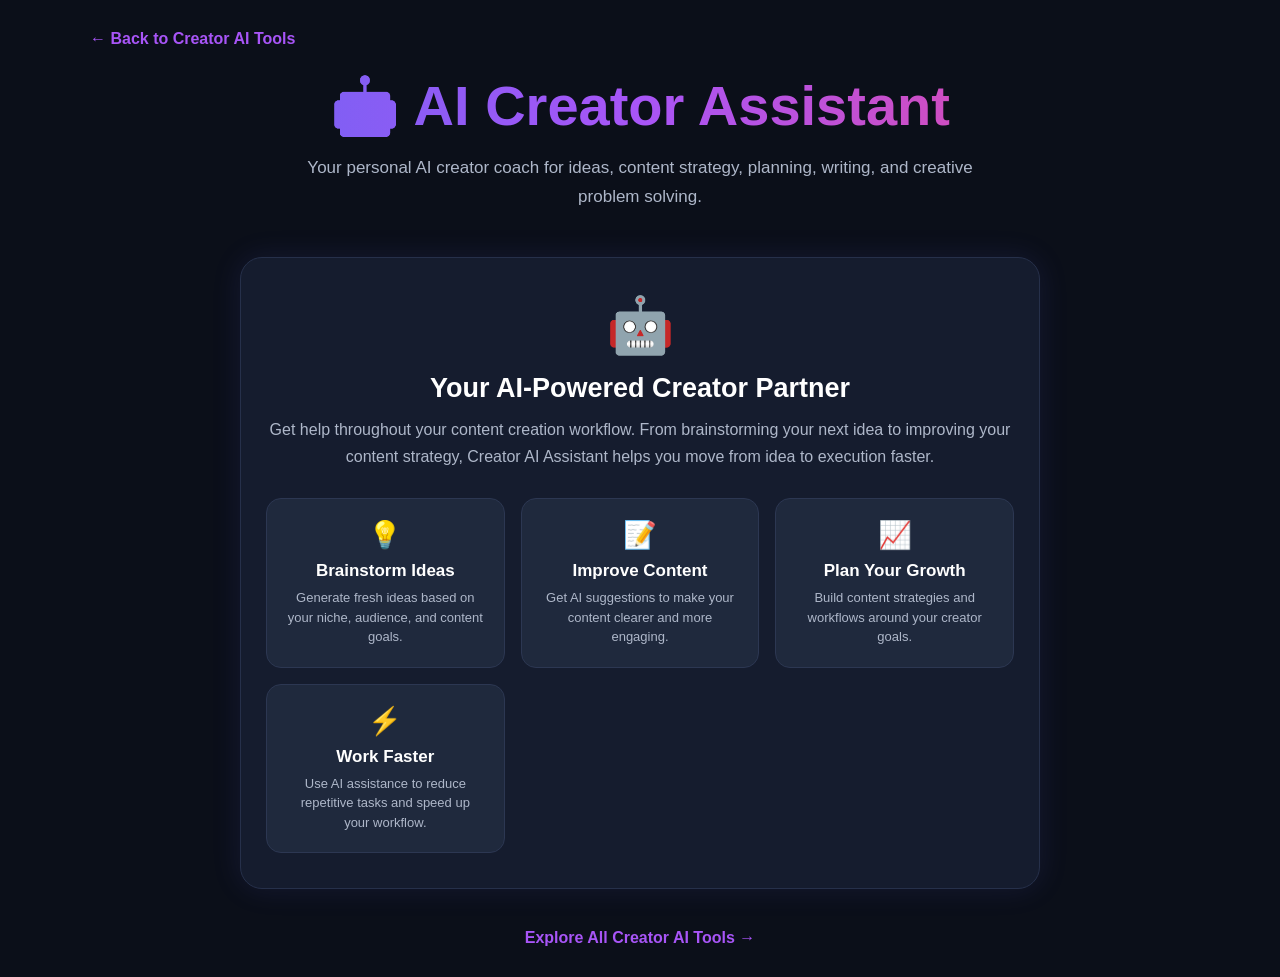
<file: assistant.html>
<!DOCTYPE html><html lang="en">
<head>
  <meta charset="UTF-8">
  <meta name="viewport" content="width=device-width, initial-scale=1.0">  <title>AI Creator Assistant | Your Personal AI Creator Coach | Creator AI</title>
  <meta name="description" content="Use Creator AI Assistant as your personal AI creator coach for content ideas, strategy, scripts, planning, and creative problem solving.">
  <meta name="robots" content="index, follow">
  <link rel="canonical" href="https://creator-ai-create.github.io/creator-ai/assistant.html">
  <link rel="icon" type="image/svg+xml" href="favicon.svg">  <style>
    * {
      box-sizing: border-box;
      margin: 0;
      padding: 0;
    }

    body {
      font-family: Arial, sans-serif;
      background: #0b0f19;
      color: #ffffff;
      padding: 30px 18px;
    }

    .assistant-page {
      max-width: 1100px;
      margin: auto;
    }

    .back {
      display: inline-block;
      color: #a855f7;
      text-decoration: none;
      margin-bottom: 25px;
      font-weight: 600;
    }

    .hero {
      text-align: center;
      margin-bottom: 45px;
    }

    .hero h1 {
      font-size: clamp(32px, 7vw, 56px);
      margin-bottom: 15px;
      background: linear-gradient(90deg, #6366f1, #a855f7, #ec4899);
      -webkit-background-clip: text;
      -webkit-text-fill-color: transparent;
    }

    .hero p {
      max-width: 720px;
      margin: auto;
      color: #aeb7c9;
      line-height: 1.7;
      font-size: 17px;
    }

    .assistant-card {
      max-width: 800px;
      margin: 0 auto;
      padding: 35px 25px;
      text-align: center;
      background: #151c2e;
      border: 1px solid #26304a;
      border-radius: 22px;
      box-shadow: 0 0 30px rgba(99, 102, 241, 0.12);
    }

    .assistant-icon {
      font-size: 55px;
      margin-bottom: 15px;
    }

    .assistant-card h2 {
      font-size: 27px;
      margin-bottom: 12px;
    }

    .assistant-card p {
      color: #aeb7c9;
      line-height: 1.7;
      margin-bottom: 28px;
    }

    .features-grid {
      display: grid;
      grid-template-columns: repeat(auto-fit, minmax(200px, 1fr));
      gap: 16px;
      margin-top: 25px;
    }

    .feature {
      background: #1f293d;
      border: 1px solid #2c3752;
      border-radius: 15px;
      padding: 20px;
    }

    .feature-icon {
      font-size: 27px;
      margin-bottom: 10px;
    }

    .feature h3 {
      font-size: 17px;
      margin-bottom: 7px;
    }

    .feature p {
      font-size: 13px;
      margin: 0;
      color: #aeb7c9;
      line-height: 1.5;
    }

    .footer-link {
      text-align: center;
      margin-top: 40px;
    }

    .footer-link a {
      color: #a855f7;
      text-decoration: none;
      font-weight: 600;
    }
  </style></head><body>  <main class="assistant-page"><a href="tools.html" class="back">← Back to Creator AI Tools</a>

<section class="hero">
  <h1>🤖 AI Creator Assistant</h1>
  <p>
    Your personal AI creator coach for ideas, content strategy,
    planning, writing, and creative problem solving.
  </p>
</section>

<section class="assistant-card">

  <div class="assistant-icon">🤖</div>

  <h2>Your AI-Powered Creator Partner</h2>

  <p>
    Get help throughout your content creation workflow.
    From brainstorming your next idea to improving your content strategy,
    Creator AI Assistant helps you move from idea to execution faster.
  </p>

  <div class="features-grid">

    <div class="feature">
      <div class="feature-icon">💡</div>
      <h3>Brainstorm Ideas</h3>
      <p>Generate fresh ideas based on your niche, audience, and content goals.</p>
    </div>

    <div class="feature">
      <div class="feature-icon">📝</div>
      <h3>Improve Content</h3>
      <p>Get AI suggestions to make your content clearer and more engaging.</p>
    </div>

    <div class="feature">
      <div class="feature-icon">📈</div>
      <h3>Plan Your Growth</h3>
      <p>Build content strategies and workflows around your creator goals.</p>
    </div>

    <div class="feature">
      <div class="feature-icon">⚡</div>
      <h3>Work Faster</h3>
      <p>Use AI assistance to reduce repetitive tasks and speed up your workflow.</p>
    </div>

  </div>

</section>

<div class="footer-link">
  <a href="tools.html">Explore All Creator AI Tools →</a>
</div>

  </main></body>
</html>
</file>
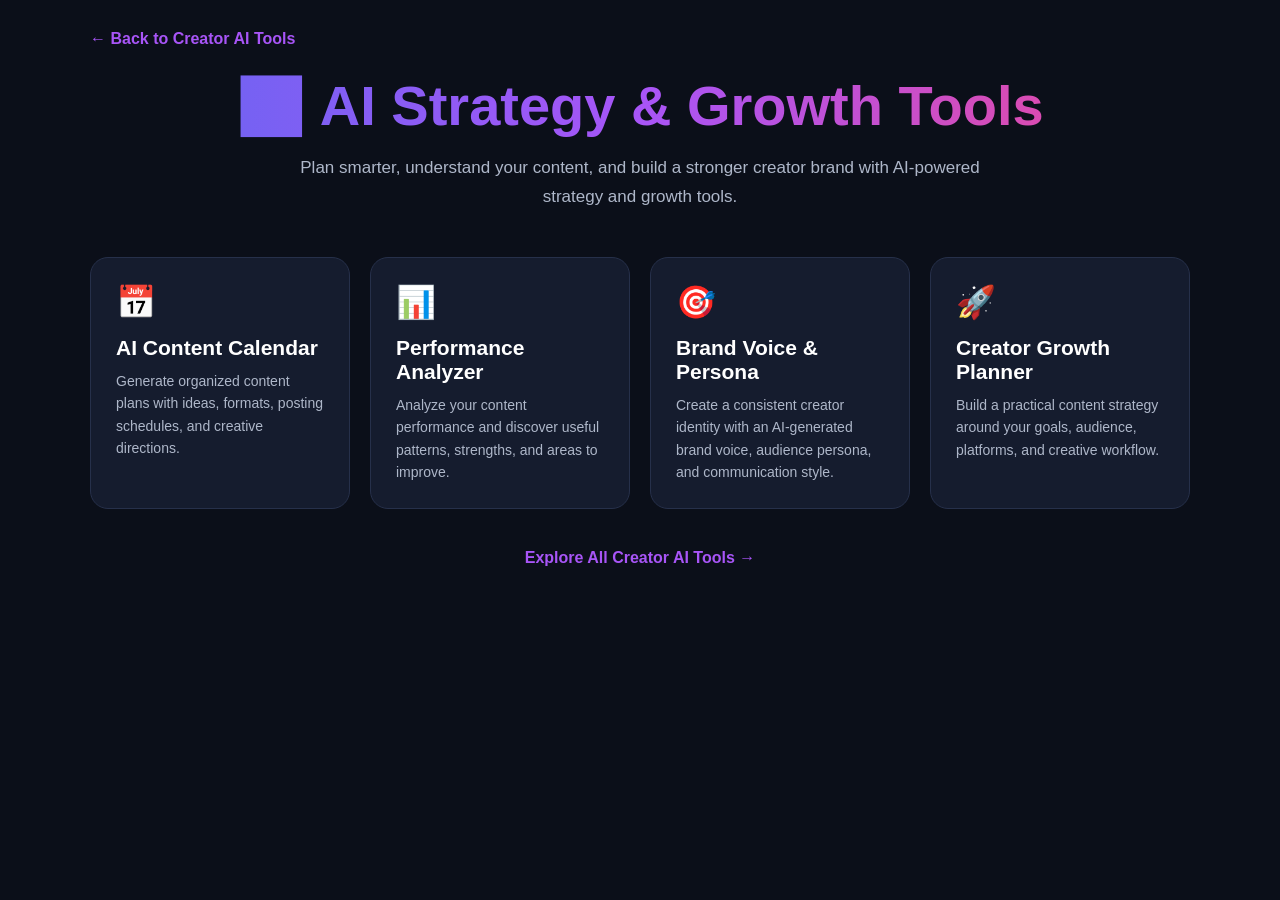
<file: growth.html>
<!DOCTYPE html><html lang="en">
<head>
  <meta charset="UTF-8">
  <meta name="viewport" content="width=device-width, initial-scale=1.0">  <title>AI Strategy & Growth Tools for Creators | Creator AI</title>
  <meta name="description" content="Grow your content with Creator AI strategy tools for content calendars, performance analysis, brand voice, and creator growth planning.">
  <meta name="robots" content="index, follow">
  <link rel="canonical" href="https://creator-ai-create.github.io/creator-ai/growth.html">
  <link rel="icon" type="image/svg+xml" href="favicon.svg">  <style>
    * {
      box-sizing: border-box;
      margin: 0;
      padding: 0;
    }

    body {
      font-family: Arial, sans-serif;
      background: #0b0f19;
      color: #ffffff;
      padding: 30px 18px;
    }

    .growth-page {
      max-width: 1100px;
      margin: auto;
    }

    .back {
      display: inline-block;
      color: #a855f7;
      text-decoration: none;
      margin-bottom: 25px;
      font-weight: 600;
    }

    .hero {
      text-align: center;
      margin-bottom: 45px;
    }

    .hero h1 {
      font-size: clamp(32px, 7vw, 56px);
      margin-bottom: 15px;
      background: linear-gradient(90deg, #6366f1, #a855f7, #ec4899);
      -webkit-background-clip: text;
      -webkit-text-fill-color: transparent;
    }

    .hero p {
      max-width: 720px;
      margin: auto;
      color: #aeb7c9;
      line-height: 1.7;
      font-size: 17px;
    }

    .tools-grid {
      display: grid;
      grid-template-columns: repeat(auto-fit, minmax(230px, 1fr));
      gap: 20px;
    }

    .tool-card {
      display: block;
      text-decoration: none;
      color: white;
      background: #151c2e;
      border: 1px solid #26304a;
      border-radius: 18px;
      padding: 25px;
      transition: 0.25s ease;
    }

    .tool-card:hover {
      transform: translateY(-5px);
      border-color: #8b5cf6;
      box-shadow: 0 0 25px rgba(139, 92, 246, 0.25);
    }

    .icon {
      font-size: 32px;
      margin-bottom: 15px;
    }

    .tool-card h2 {
      font-size: 21px;
      margin-bottom: 10px;
    }

    .tool-card p {
      color: #aeb7c9;
      line-height: 1.6;
      font-size: 14px;
    }

    .footer-link {
      text-align: center;
      margin-top: 40px;
    }

    .footer-link a {
      color: #a855f7;
      text-decoration: none;
      font-weight: 600;
    }
  </style></head><body>  <main class="growth-page"><a href="tools.html" class="back">← Back to Creator AI Tools</a>

<section class="hero">
  <h1>📈 AI Strategy & Growth Tools</h1>
  <p>
    Plan smarter, understand your content, and build a stronger creator
    brand with AI-powered strategy and growth tools.
  </p>
</section>

<section class="tools-grid">

  <a href="#" class="tool-card">
    <div class="icon">📅</div>
    <h2>AI Content Calendar</h2>
    <p>Generate organized content plans with ideas, formats, posting schedules, and creative directions.</p>
  </a>

  <a href="#" class="tool-card">
    <div class="icon">📊</div>
    <h2>Performance Analyzer</h2>
    <p>Analyze your content performance and discover useful patterns, strengths, and areas to improve.</p>
  </a>

  <a href="#" class="tool-card">
    <div class="icon">🎯</div>
    <h2>Brand Voice & Persona</h2>
    <p>Create a consistent creator identity with an AI-generated brand voice, audience persona, and communication style.</p>
  </a>

  <a href="#" class="tool-card">
    <div class="icon">🚀</div>
    <h2>Creator Growth Planner</h2>
    <p>Build a practical content strategy around your goals, audience, platforms, and creative workflow.</p>
  </a>

</section>

<div class="footer-link">
  <a href="tools.html">Explore All Creator AI Tools →</a>
</div>

  </main></body>
</html>
</file>
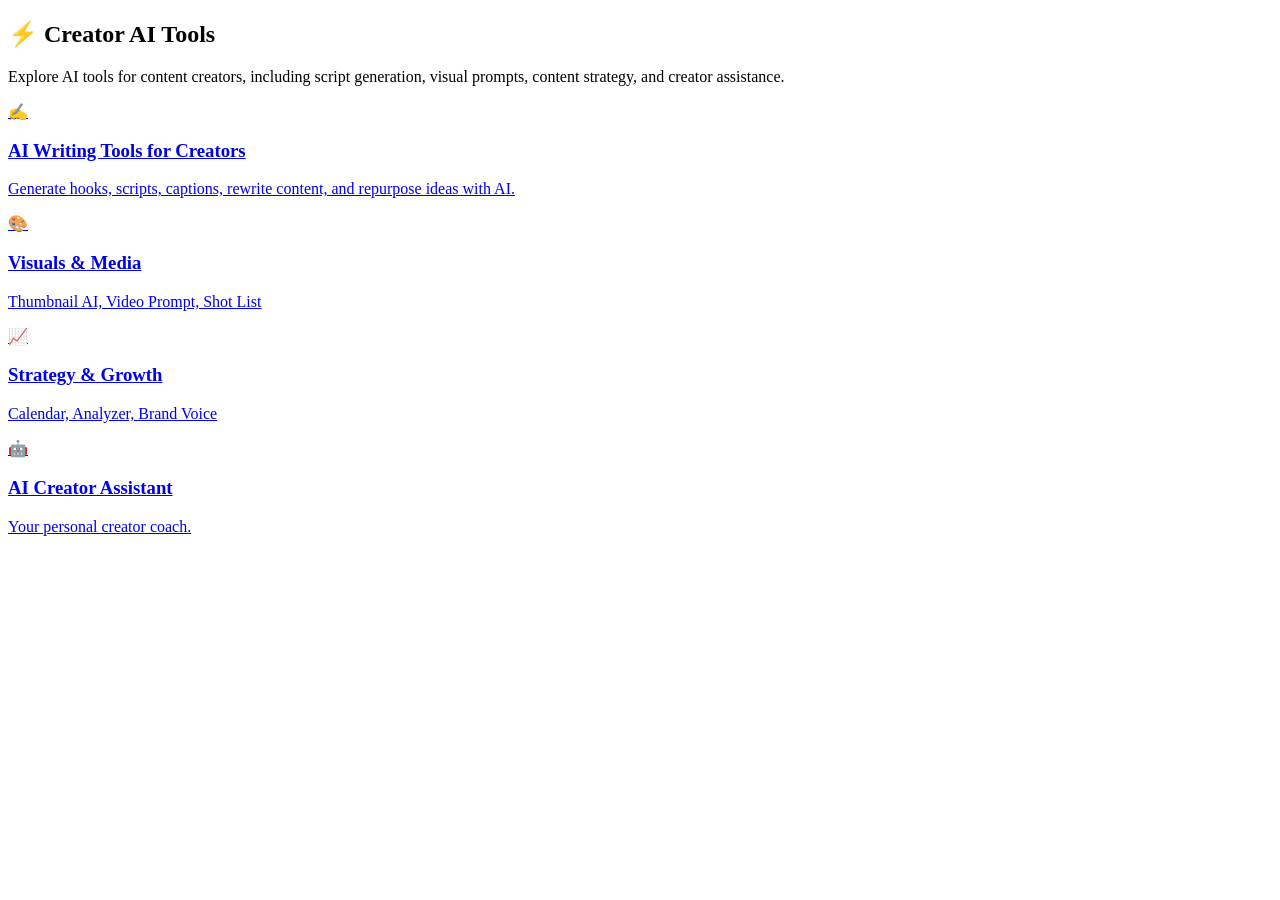
<file: tools.html>
<!DOCTYPE html>
 <head>
  <meta charset="UTF-8">
  <meta name="viewport" content="width=device-width, initial-scale=1.0">
<link rel="canonical" href="https://creator-ai-create.github.io/creator-ai/tools.html">
</head>
<body>

<section class="tools-page">
  <h1>⚡ Creator AI Tools</h1>
  <p>Explore AI tools for content creators, including script generation, visual prompts, content strategy, and creator assistance.</p>

  <div class="tools-grid">
<a href="writing.html" class="tool-card">
  ✍️
  <h3>AI Writing Tools for Creators</h3>
  <p>Generate hooks, scripts, captions, rewrite content, and repurpose ideas with AI.</p>
</a>

    <a href="visuals.html" class="tool-card">
      🎨
      <h3>Visuals & Media</h3>
      <p>Thumbnail AI, Video Prompt, Shot List</p>
    </a>

    <a href="growth.html" class="tool-card">
      📈
      <h3>Strategy & Growth</h3>
      <p>Calendar, Analyzer, Brand Voice</p>
    </a>

    <a href="assistant.html" class="tool-card">
      🤖
      <h3>AI Creator Assistant</h3>
      <p>Your personal creator coach.</p>
    </a>

  </div>
</section>

</body>
</html>
</file>
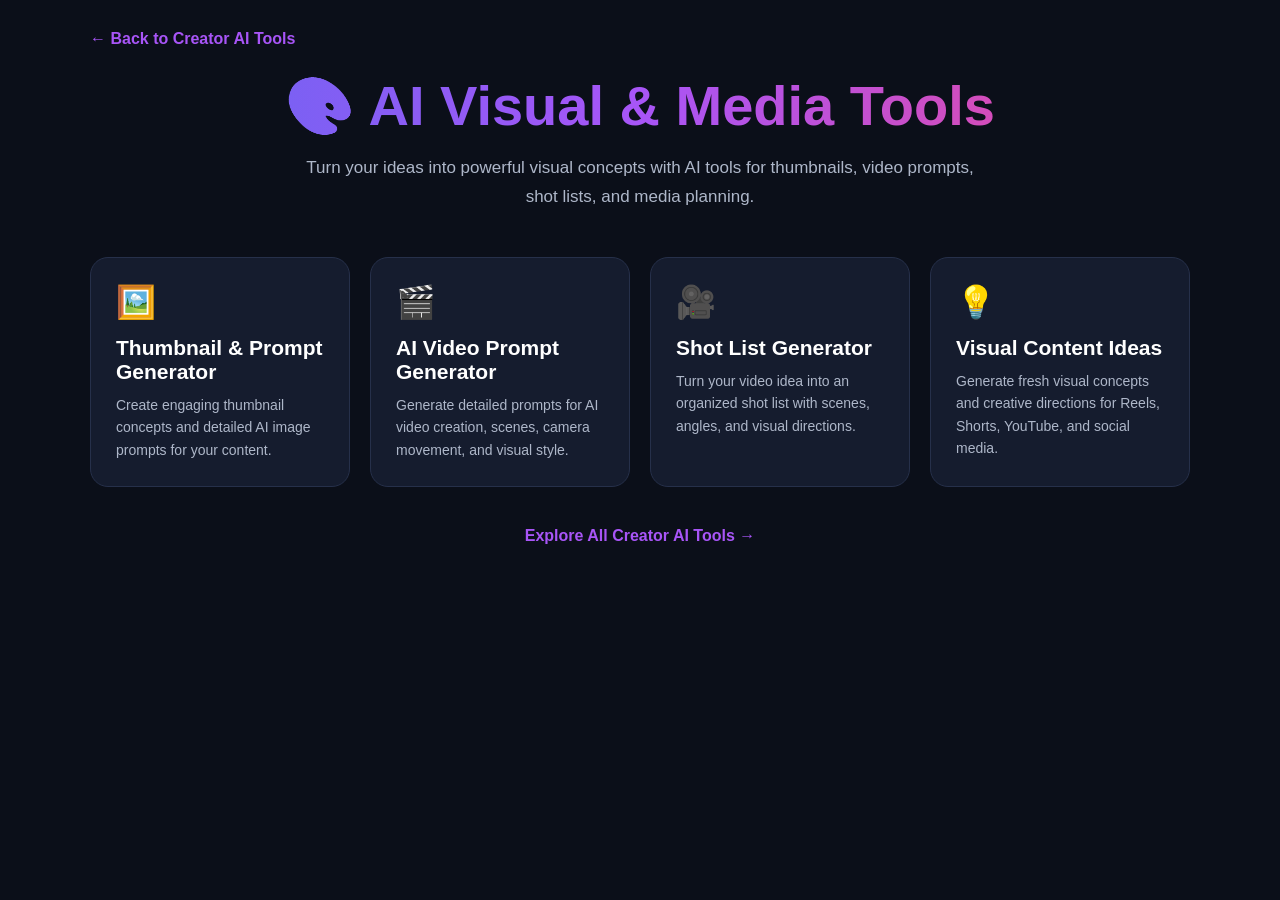
<file: visuals.html>
<!DOCTYPE html><html lang="en">
<head>
  <meta charset="UTF-8">
  <meta name="viewport" content="width=device-width, initial-scale=1.0">  <title>AI Visual & Media Tools for Creators | Creator AI</title>
  <meta name="description" content="Create better visuals with Creator AI tools for thumbnail prompts, AI video prompts, shot lists, and visual content planning.">
  <meta name="robots" content="index, follow">
  <link rel="canonical" href="https://creator-ai-create.github.io/creator-ai/visuals.html">
  <link rel="icon" type="image/svg+xml" href="favicon.svg">  <style>
    * {
      box-sizing: border-box;
      margin: 0;
      padding: 0;
    }

    body {
      font-family: Arial, sans-serif;
      background: #0b0f19;
      color: #ffffff;
      padding: 30px 18px;
    }

    .visuals-page {
      max-width: 1100px;
      margin: auto;
    }

    .back {
      display: inline-block;
      color: #a855f7;
      text-decoration: none;
      margin-bottom: 25px;
      font-weight: 600;
    }

    .hero {
      text-align: center;
      margin-bottom: 45px;
    }

    .hero h1 {
      font-size: clamp(32px, 7vw, 56px);
      margin-bottom: 15px;
      background: linear-gradient(90deg, #6366f1, #a855f7, #ec4899);
      -webkit-background-clip: text;
      -webkit-text-fill-color: transparent;
    }

    .hero p {
      max-width: 700px;
      margin: auto;
      color: #aeb7c9;
      line-height: 1.7;
      font-size: 17px;
    }

    .tools-grid {
      display: grid;
      grid-template-columns: repeat(auto-fit, minmax(230px, 1fr));
      gap: 20px;
    }

    .tool-card {
      display: block;
      text-decoration: none;
      color: white;
      background: #151c2e;
      border: 1px solid #26304a;
      border-radius: 18px;
      padding: 25px;
      transition: 0.25s ease;
    }

    .tool-card:hover {
      transform: translateY(-5px);
      border-color: #8b5cf6;
      box-shadow: 0 0 25px rgba(139, 92, 246, 0.25);
    }

    .icon {
      font-size: 32px;
      margin-bottom: 15px;
    }

    .tool-card h2 {
      font-size: 21px;
      margin-bottom: 10px;
    }

    .tool-card p {
      color: #aeb7c9;
      line-height: 1.6;
      font-size: 14px;
    }

    .footer-link {
      text-align: center;
      margin-top: 40px;
    }

    .footer-link a {
      color: #a855f7;
      text-decoration: none;
      font-weight: 600;
    }
  </style></head><body>  <main class="visuals-page"><a href="tools.html" class="back">← Back to Creator AI Tools</a>

<section class="hero">
  <h1>🎨 AI Visual & Media Tools</h1>
  <p>
    Turn your ideas into powerful visual concepts with AI tools
    for thumbnails, video prompts, shot lists, and media planning.
  </p>
</section>

<section class="tools-grid">

  <a href="#" class="tool-card">
    <div class="icon">🖼️</div>
    <h2>Thumbnail & Prompt Generator</h2>
    <p>Create engaging thumbnail concepts and detailed AI image prompts for your content.</p>
  </a>

  <a href="#" class="tool-card">
    <div class="icon">🎬</div>
    <h2>AI Video Prompt Generator</h2>
    <p>Generate detailed prompts for AI video creation, scenes, camera movement, and visual style.</p>
  </a>

  <a href="#" class="tool-card">
    <div class="icon">🎥</div>
    <h2>Shot List Generator</h2>
    <p>Turn your video idea into an organized shot list with scenes, angles, and visual directions.</p>
  </a>

  <a href="#" class="tool-card">
    <div class="icon">💡</div>
    <h2>Visual Content Ideas</h2>
    <p>Generate fresh visual concepts and creative directions for Reels, Shorts, YouTube, and social media.</p>
  </a>

</section>

<div class="footer-link">
  <a href="tools.html">Explore All Creator AI Tools →</a>
</div>

  </main></body>
</html>
</file>
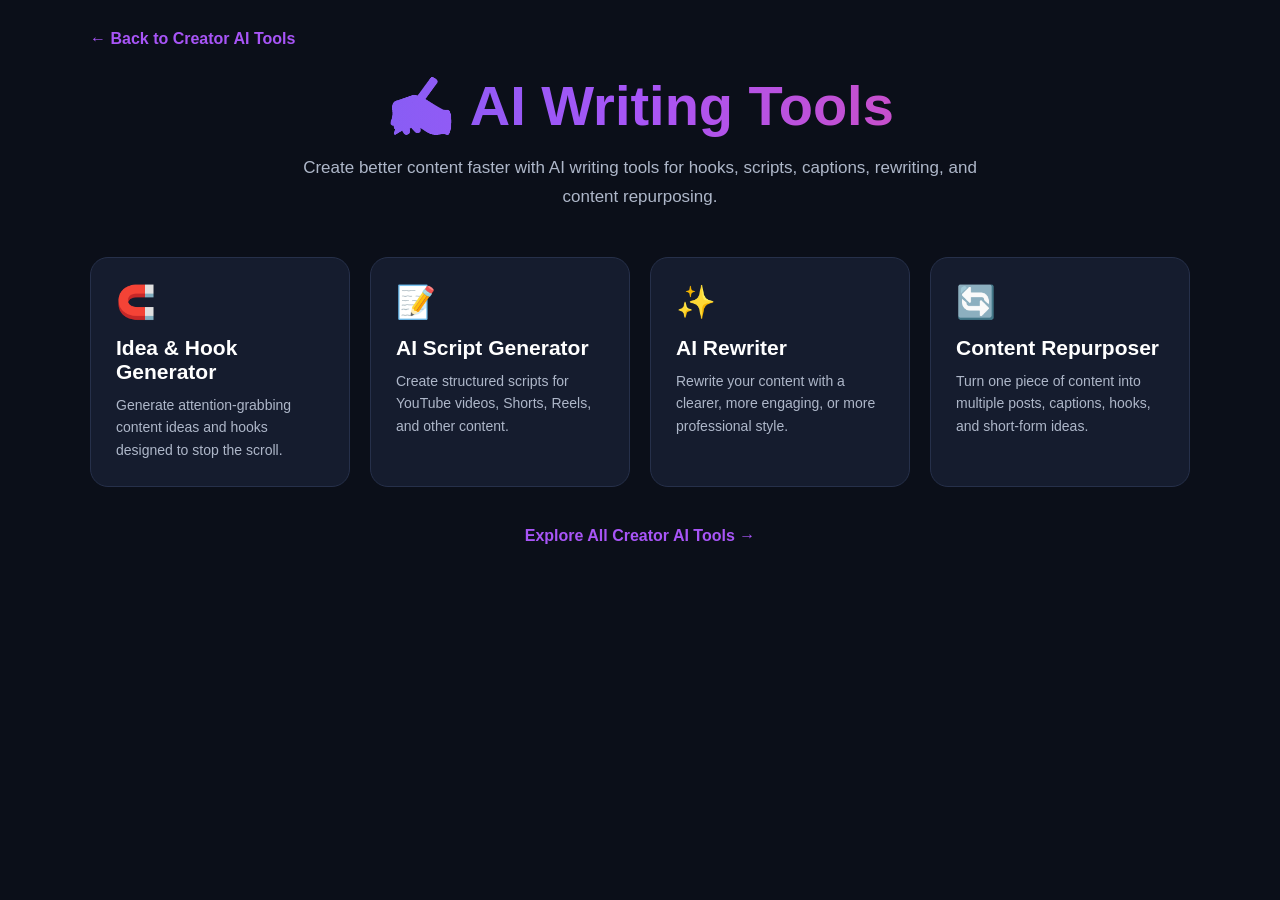
<file: writing.html>
<!DOCTYPE html><html lang="en">
<head>
  <meta charset="UTF-8">
  <meta name="viewport" content="width=device-width, initial-scale=1.0">  <title>AI Writing Tools for Creators | Creator AI</title>
  <meta name="description" content="Use Creator AI writing tools to generate hooks, scripts, captions, rewrite content, and repurpose ideas faster.">
  <meta name="robots" content="index, follow">
  <link rel="canonical" href="https://creator-ai-create.github.io/creator-ai/writing.html">
  <link rel="icon" type="image/svg+xml" href="favicon.svg">  <style>
    * {
      box-sizing: border-box;
      margin: 0;
      padding: 0;
    }

    body {
      font-family: Arial, sans-serif;
      background: #0b0f19;
      color: #ffffff;
      padding: 30px 18px;
    }

    .writing-page {
      max-width: 1100px;
      margin: auto;
    }

    .back {
      display: inline-block;
      color: #a855f7;
      text-decoration: none;
      margin-bottom: 25px;
      font-weight: 600;
    }

    .hero {
      text-align: center;
      margin-bottom: 45px;
    }

    .hero h1 {
      font-size: clamp(32px, 7vw, 56px);
      margin-bottom: 15px;
      background: linear-gradient(90deg, #6366f1, #a855f7, #ec4899);
      -webkit-background-clip: text;
      -webkit-text-fill-color: transparent;
    }

    .hero p {
      max-width: 700px;
      margin: auto;
      color: #aeb7c9;
      line-height: 1.7;
      font-size: 17px;
    }

    .tools-grid {
      display: grid;
      grid-template-columns: repeat(auto-fit, minmax(230px, 1fr));
      gap: 20px;
    }

    .tool-card {
      display: block;
      text-decoration: none;
      color: white;
      background: #151c2e;
      border: 1px solid #26304a;
      border-radius: 18px;
      padding: 25px;
      transition: 0.25s ease;
    }

    .tool-card:hover {
      transform: translateY(-5px);
      border-color: #8b5cf6;
      box-shadow: 0 0 25px rgba(139, 92, 246, 0.25);
    }

    .icon {
      font-size: 32px;
      margin-bottom: 15px;
    }

    .tool-card h2 {
      font-size: 21px;
      margin-bottom: 10px;
    }

    .tool-card p {
      color: #aeb7c9;
      line-height: 1.6;
      font-size: 14px;
    }

    .footer-link {
      text-align: center;
      margin-top: 40px;
    }

    .footer-link a {
      color: #a855f7;
      text-decoration: none;
      font-weight: 600;
    }
  </style></head><body>  <main class="writing-page"><a href="tools.html" class="back">← Back to Creator AI Tools</a>

<section class="hero">
  <h1>✍️ AI Writing Tools</h1>
  <p>
    Create better content faster with AI writing tools for hooks,
    scripts, captions, rewriting, and content repurposing.
  </p>
</section>

<section class="tools-grid">

  <a href="#" class="tool-card">
    <div class="icon">🧲</div>
    <h2>Idea & Hook Generator</h2>
    <p>Generate attention-grabbing content ideas and hooks designed to stop the scroll.</p>
  </a>

  <a href="#" class="tool-card">
    <div class="icon">📝</div>
    <h2>AI Script Generator</h2>
    <p>Create structured scripts for YouTube videos, Shorts, Reels, and other content.</p>
  </a>

  <a href="#" class="tool-card">
    <div class="icon">✨</div>
    <h2>AI Rewriter</h2>
    <p>Rewrite your content with a clearer, more engaging, or more professional style.</p>
  </a>

  <a href="#" class="tool-card">
    <div class="icon">🔄</div>
    <h2>Content Repurposer</h2>
    <p>Turn one piece of content into multiple posts, captions, hooks, and short-form ideas.</p>
  </a>

</section>

<div class="footer-link">
  <a href="tools.html">Explore All Creator AI Tools →</a>
</div>

  </main></body>
</html>
</file>
